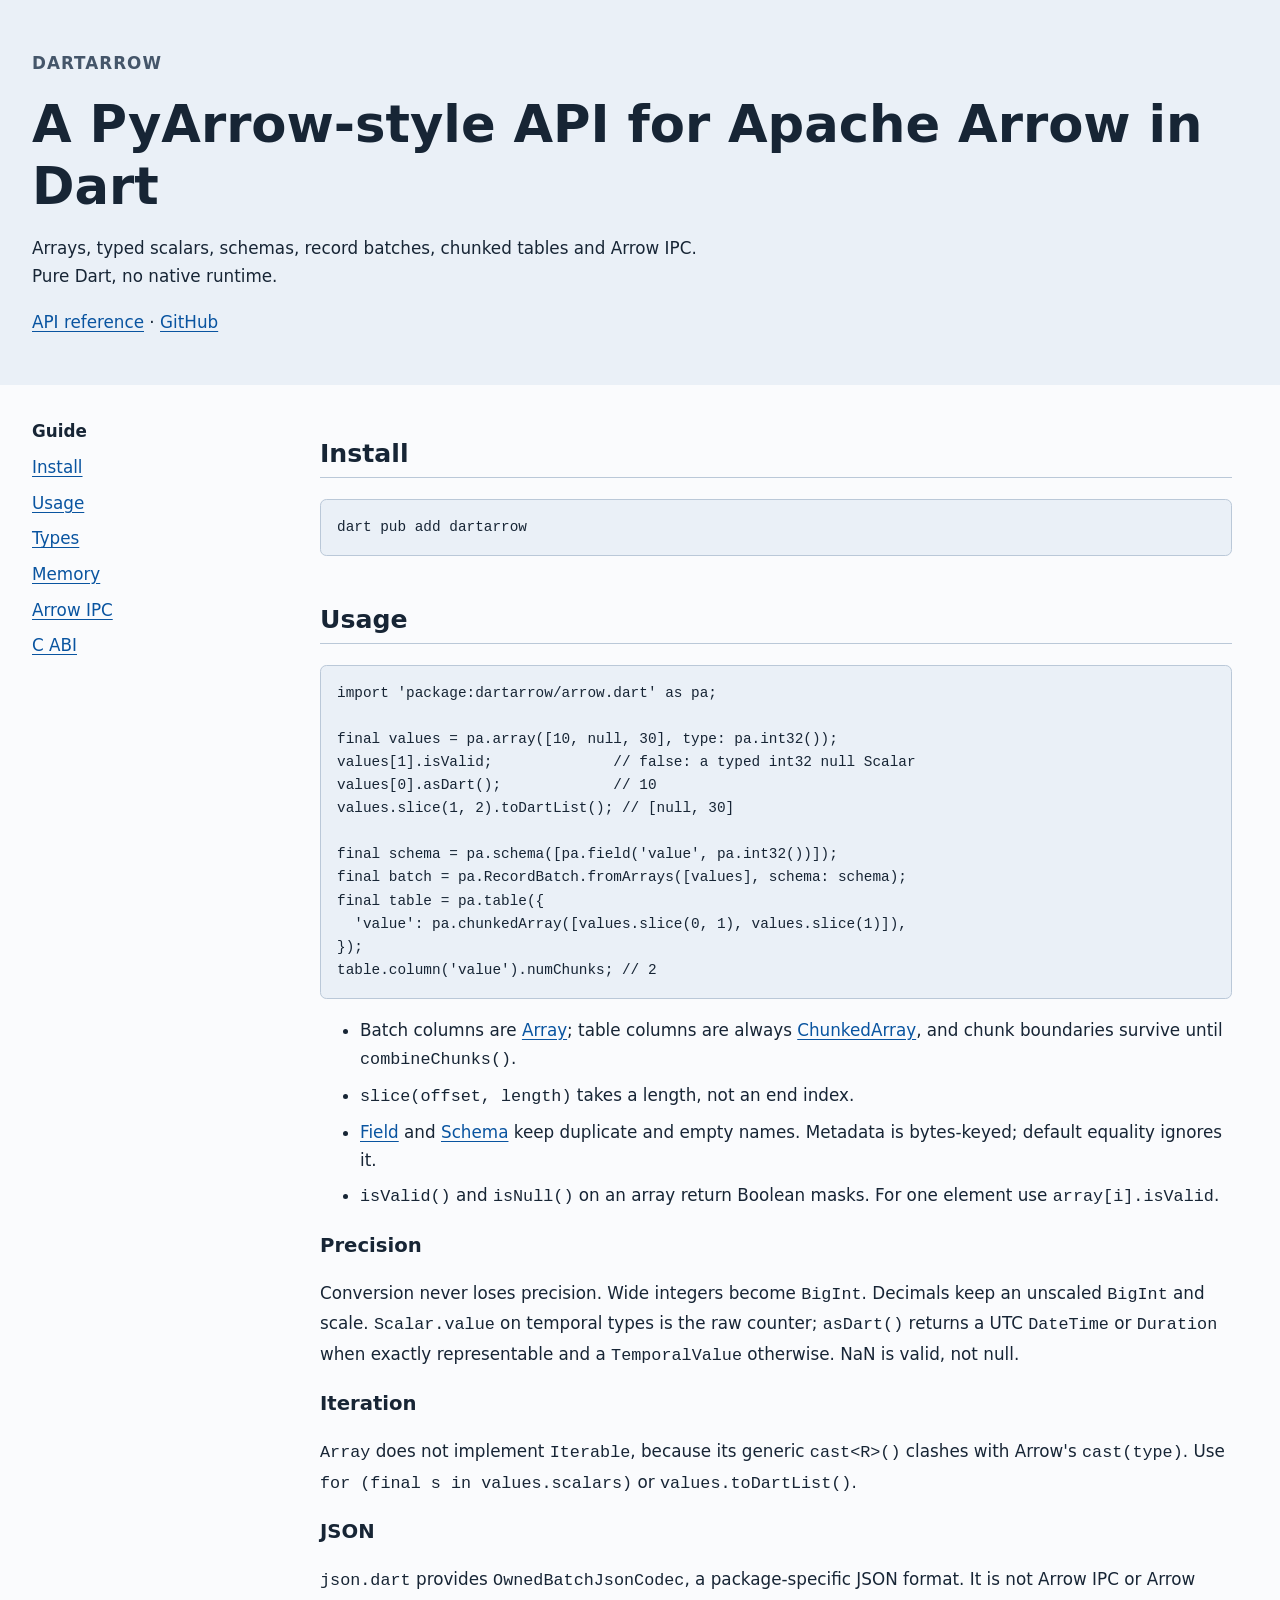
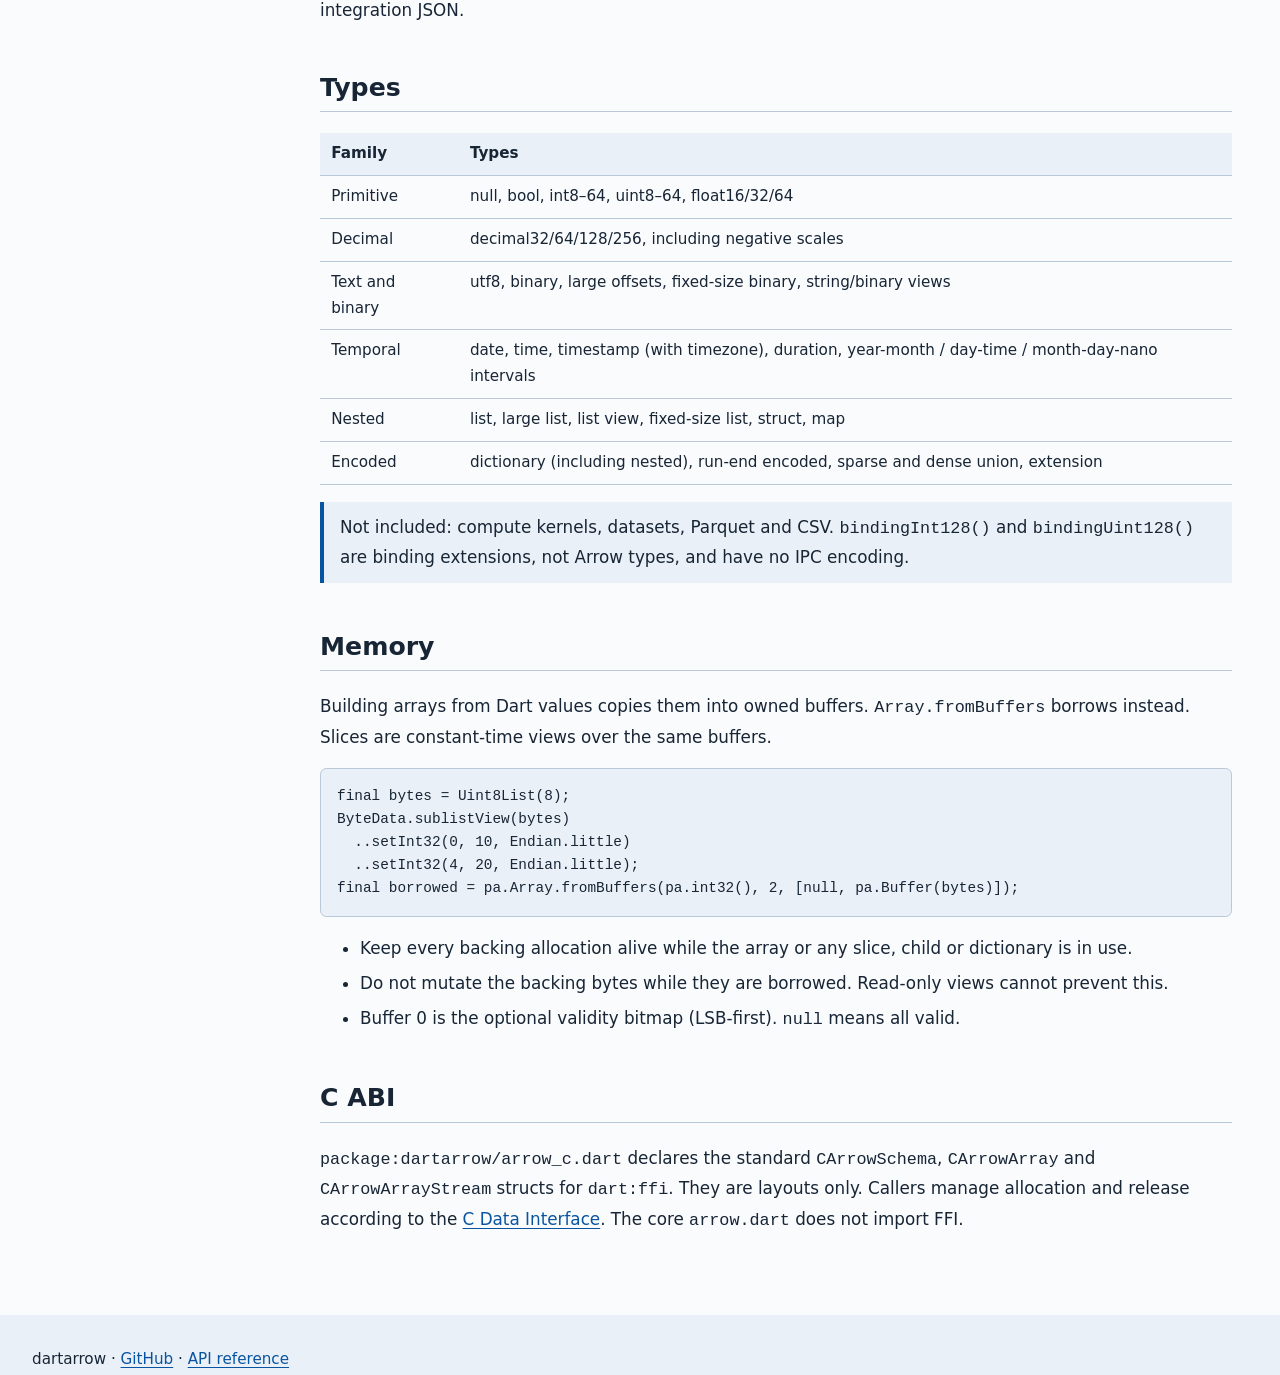
<file: doc/site/index.html>
<!doctype html>
<html lang="en">
<head>
  <meta charset="utf-8">
  <meta name="viewport" content="width=device-width, initial-scale=1">
  <meta name="description" content="dartarrow: a PyArrow-style API for Apache Arrow in pure Dart.">
  <title>dartarrow</title>
  <link rel="stylesheet" href="style.css">
</head>
<body>
<a class="skip" href="#main">Skip to content</a>
<header>
  <p class="eyebrow">dartarrow</p>
  <h1>A PyArrow-style API for Apache Arrow in Dart</h1>
  <p>Arrays, typed scalars, schemas, record batches, chunked tables and Arrow IPC. Pure Dart, no native runtime.</p>
  <p><a href="api/">API reference</a> · <a href="https://github.com/richardrh/dartarrow">GitHub</a></p>
</header>
<div class="layout">
<nav aria-label="Guide sections">
  <strong>Guide</strong>
  <ul>
    <li><a href="#install">Install</a></li>
    <li><a href="#usage">Usage</a></li>
    <li><a href="#types">Types</a></li>
    <li><a href="#memory">Memory</a></li>
    <li><a href="ipc.html">Arrow IPC</a></li>
    <li><a href="#abi">C ABI</a></li>
  </ul>
</nav>
<main id="main">
<section id="install">
<h2>Install</h2>
<pre><code>dart pub add dartarrow</code></pre>
</section>
<section id="usage">
<h2>Usage</h2>
<pre><code>import 'package:dartarrow/arrow.dart' as pa;

final values = pa.array([10, null, 30], type: pa.int32());
values[1].isValid;              // false: a typed int32 null Scalar
values[0].asDart();             // 10
values.slice(1, 2).toDartList(); // [null, 30]

final schema = pa.schema([pa.field('value', pa.int32())]);
final batch = pa.RecordBatch.fromArrays([values], schema: schema);
final table = pa.table({
  'value': pa.chunkedArray([values.slice(0, 1), values.slice(1)]),
});
table.column('value').numChunks; // 2</code></pre>
<ul>
<li>Batch columns are <a href="api/dartarrow/Array-class.html">Array</a>; table columns are always <a href="api/dartarrow/ChunkedArray-class.html">ChunkedArray</a>, and chunk boundaries survive until <code>combineChunks()</code>.</li>
<li><code>slice(offset, length)</code> takes a length, not an end index.</li>
<li><a href="api/dartarrow/Field-class.html">Field</a> and <a href="api/dartarrow/Schema-class.html">Schema</a> keep duplicate and empty names. Metadata is bytes-keyed; default equality ignores it.</li>
<li><code>isValid()</code> and <code>isNull()</code> on an array return Boolean masks. For one element use <code>array[i].isValid</code>.</li>
</ul>
<h3>Precision</h3>
<p>Conversion never loses precision. Wide integers become <code>BigInt</code>. Decimals keep an unscaled <code>BigInt</code> and scale. <code>Scalar.value</code> on temporal types is the raw counter; <code>asDart()</code> returns a UTC <code>DateTime</code> or <code>Duration</code> when exactly representable and a <code>TemporalValue</code> otherwise. NaN is valid, not null.</p>
<h3>Iteration</h3>
<p><code>Array</code> does not implement <code>Iterable</code>, because its generic <code>cast&lt;R&gt;()</code> clashes with Arrow's <code>cast(type)</code>. Use <code>for (final s in values.scalars)</code> or <code>values.toDartList()</code>.</p>
<h3>JSON</h3>
<p><code>json.dart</code> provides <code>OwnedBatchJsonCodec</code>, a package-specific JSON format. It is not Arrow IPC or Arrow integration JSON.</p>
</section>
<section id="types">
<h2>Types</h2>
<table>
<thead><tr><th>Family</th><th>Types</th></tr></thead>
<tbody>
<tr><td>Primitive</td><td>null, bool, int8–64, uint8–64, float16/32/64</td></tr>
<tr><td>Decimal</td><td>decimal32/64/128/256, including negative scales</td></tr>
<tr><td>Text and binary</td><td>utf8, binary, large offsets, fixed-size binary, string/binary views</td></tr>
<tr><td>Temporal</td><td>date, time, timestamp (with timezone), duration, year-month / day-time / month-day-nano intervals</td></tr>
<tr><td>Nested</td><td>list, large list, list view, fixed-size list, struct, map</td></tr>
<tr><td>Encoded</td><td>dictionary (including nested), run-end encoded, sparse and dense union, extension</td></tr>
</tbody>
</table>
<p class="note">Not included: compute kernels, datasets, Parquet and CSV. <code>bindingInt128()</code> and <code>bindingUint128()</code> are binding extensions, not Arrow types, and have no IPC encoding.</p>
</section>
<section id="memory">
<h2>Memory</h2>
<p>Building arrays from Dart values copies them into owned buffers. <code>Array.fromBuffers</code> borrows instead. Slices are constant-time views over the same buffers.</p>
<pre><code>final bytes = Uint8List(8);
ByteData.sublistView(bytes)
  ..setInt32(0, 10, Endian.little)
  ..setInt32(4, 20, Endian.little);
final borrowed = pa.Array.fromBuffers(pa.int32(), 2, [null, pa.Buffer(bytes)]);</code></pre>
<ul>
<li>Keep every backing allocation alive while the array or any slice, child or dictionary is in use.</li>
<li>Do not mutate the backing bytes while they are borrowed. Read-only views cannot prevent this.</li>
<li>Buffer 0 is the optional validity bitmap (LSB-first). <code>null</code> means all valid.</li>
</ul>
</section>
<section id="abi">
<h2>C ABI</h2>
<p><code>package:dartarrow/arrow_c.dart</code> declares the standard <code>CArrowSchema</code>, <code>CArrowArray</code> and <code>CArrowArrayStream</code> structs for <code>dart:ffi</code>. They are layouts only. Callers manage allocation and release according to the <a href="https://arrow.apache.org/docs/format/CDataInterface.html">C Data Interface</a>. The core <code>arrow.dart</code> does not import FFI.</p>
</section>
</main>
</div>
<footer>dartarrow · <a href="https://github.com/richardrh/dartarrow">GitHub</a> · <a href="api/">API reference</a></footer>
</body>
</html>
</file>
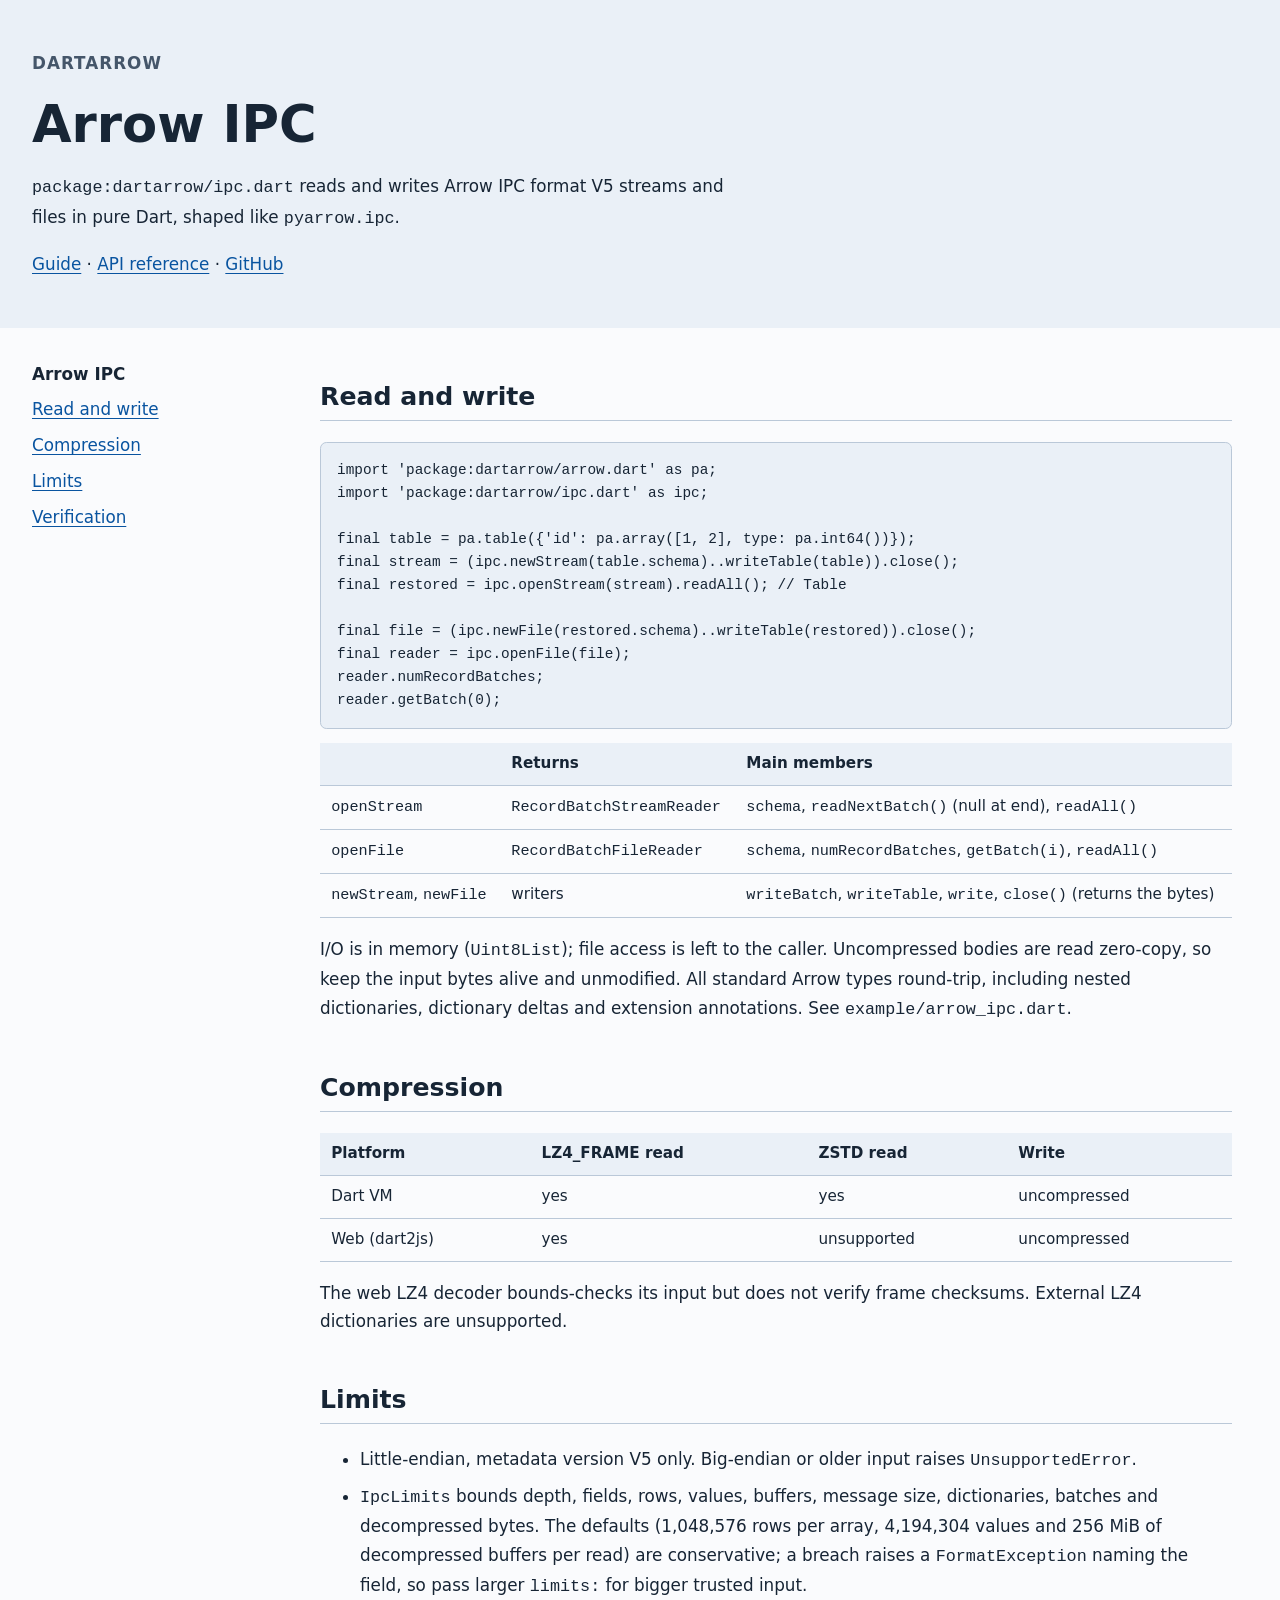
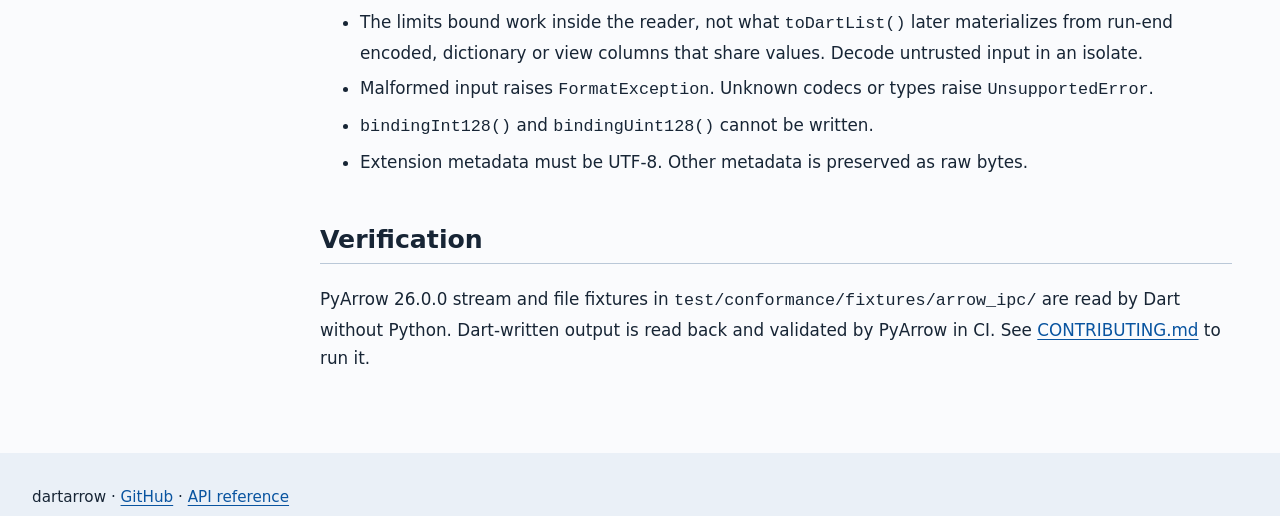
<file: doc/site/ipc.html>
<!doctype html>
<html lang="en">
<head>
  <meta charset="utf-8">
  <meta name="viewport" content="width=device-width, initial-scale=1">
  <meta name="description" content="Read and write Apache Arrow IPC streams and files in pure Dart with dartarrow.">
  <title>dartarrow — Arrow IPC</title>
  <link rel="stylesheet" href="style.css">
</head>
<body>
<a class="skip" href="#main">Skip to content</a>
<header>
  <p class="eyebrow">dartarrow</p>
  <h1>Arrow IPC</h1>
  <p><code>package:dartarrow/ipc.dart</code> reads and writes Arrow IPC format V5 streams and files in pure Dart, shaped like <code>pyarrow.ipc</code>.</p>
  <p><a href="index.html">Guide</a> · <a href="api/dartarrow_ipc/">API reference</a> · <a href="https://github.com/richardrh/dartarrow">GitHub</a></p>
</header>
<div class="layout">
<nav aria-label="IPC sections">
  <strong>Arrow IPC</strong>
  <ul>
    <li><a href="#use">Read and write</a></li>
    <li><a href="#compression">Compression</a></li>
    <li><a href="#limits">Limits</a></li>
    <li><a href="#verification">Verification</a></li>
  </ul>
</nav>
<main id="main">
<section id="use">
<h2>Read and write</h2>
<pre><code>import 'package:dartarrow/arrow.dart' as pa;
import 'package:dartarrow/ipc.dart' as ipc;

final table = pa.table({'id': pa.array([1, 2], type: pa.int64())});
final stream = (ipc.newStream(table.schema)..writeTable(table)).close();
final restored = ipc.openStream(stream).readAll(); // Table

final file = (ipc.newFile(restored.schema)..writeTable(restored)).close();
final reader = ipc.openFile(file);
reader.numRecordBatches;
reader.getBatch(0);</code></pre>
<table>
<thead><tr><th></th><th>Returns</th><th>Main members</th></tr></thead>
<tbody>
<tr><td><code>openStream</code></td><td><code>RecordBatchStreamReader</code></td><td><code>schema</code>, <code>readNextBatch()</code> (null at end), <code>readAll()</code></td></tr>
<tr><td><code>openFile</code></td><td><code>RecordBatchFileReader</code></td><td><code>schema</code>, <code>numRecordBatches</code>, <code>getBatch(i)</code>, <code>readAll()</code></td></tr>
<tr><td><code>newStream</code>, <code>newFile</code></td><td>writers</td><td><code>writeBatch</code>, <code>writeTable</code>, <code>write</code>, <code>close()</code> (returns the bytes)</td></tr>
</tbody>
</table>
<p>I/O is in memory (<code>Uint8List</code>); file access is left to the caller. Uncompressed bodies are read zero-copy, so keep the input bytes alive and unmodified. All standard Arrow types round-trip, including nested dictionaries, dictionary deltas and extension annotations. See <code>example/arrow_ipc.dart</code>.</p>
</section>
<section id="compression">
<h2>Compression</h2>
<table>
<thead><tr><th>Platform</th><th>LZ4_FRAME read</th><th>ZSTD read</th><th>Write</th></tr></thead>
<tbody>
<tr><td>Dart VM</td><td>yes</td><td>yes</td><td>uncompressed</td></tr>
<tr><td>Web (dart2js)</td><td>yes</td><td>unsupported</td><td>uncompressed</td></tr>
</tbody>
</table>
<p>The web LZ4 decoder bounds-checks its input but does not verify frame checksums. External LZ4 dictionaries are unsupported.</p>
</section>
<section id="limits">
<h2>Limits</h2>
<ul>
<li>Little-endian, metadata version V5 only. Big-endian or older input raises <code>UnsupportedError</code>.</li>
<li><code>IpcLimits</code> bounds depth, fields, rows, values, buffers, message size, dictionaries, batches and decompressed bytes. The defaults (1,048,576 rows per array, 4,194,304 values and 256 MiB of decompressed buffers per read) are conservative; a breach raises a <code>FormatException</code> naming the field, so pass larger <code>limits:</code> for bigger trusted input.</li>
<li>The limits bound work inside the reader, not what <code>toDartList()</code> later materializes from run-end encoded, dictionary or view columns that share values. Decode untrusted input in an isolate.</li>
<li>Malformed input raises <code>FormatException</code>. Unknown codecs or types raise <code>UnsupportedError</code>.</li>
<li><code>bindingInt128()</code> and <code>bindingUint128()</code> cannot be written.</li>
<li>Extension metadata must be UTF-8. Other metadata is preserved as raw bytes.</li>
</ul>
</section>
<section id="verification">
<h2>Verification</h2>
<p>PyArrow 26.0.0 stream and file fixtures in <code>test/conformance/fixtures/arrow_ipc/</code> are read by Dart without Python. Dart-written output is read back and validated by PyArrow in CI. See <a href="https://github.com/richardrh/dartarrow/blob/main/CONTRIBUTING.md">CONTRIBUTING.md</a> to run it.</p>
</section>
</main>
</div>
<footer>dartarrow · <a href="https://github.com/richardrh/dartarrow">GitHub</a> · <a href="api/">API reference</a></footer>
</body>
</html>
</file>
<file: doc/site/style.css>
:root { color-scheme: light dark; --bg: #fafbfd; --fg: #172535; --muted: #45566a; --link: #0954a0; --panel: #eaf0f7; --border: #bac8d8; }
* { box-sizing: border-box; }
body { margin: 0; background: var(--bg); color: var(--fg); font: 1.05rem/1.7 system-ui, sans-serif; }
a { color: var(--link); text-underline-offset: .18em; }
a:hover { text-decoration-thickness: .15em; }
a:focus-visible { outline: 3px solid var(--link); outline-offset: 4px; }
.skip { position: absolute; left: 1rem; top: -5rem; padding: .5rem; background: var(--bg); }
.skip:focus { top: .5rem; }
header, footer { background: var(--panel); padding: 2rem max(1rem, calc((100% - 76rem) / 2)); }
header h1 { font-size: clamp(2rem, 5vw, 3.2rem); line-height: 1.2; margin: .3rem 0; overflow-wrap: anywhere; }
header p { max-width: 65ch; }
.eyebrow { color: var(--muted); font-weight: 650; letter-spacing: .06em; text-transform: uppercase; }
.layout { max-width: 78rem; padding: 2rem 1rem; margin: auto; display: grid; grid-template-columns: 15rem minmax(0, 1fr); gap: 3rem; }
nav { align-self: start; position: sticky; top: 1rem; }
nav ul { list-style: none; padding: 0; margin-top: .4rem; }
nav li { margin: .45rem 0; }
main { max-width: 57rem; min-width: 0; }
section { margin-bottom: 3rem; scroll-margin-top: 1rem; }
h2 { line-height: 1.3; border-bottom: 1px solid var(--border); padding-bottom: .4rem; }
h3 { line-height: 1.4; }
pre { background: var(--panel); border: 1px solid var(--border); border-radius: .4rem; padding: 1rem; overflow: auto; font-size: .9rem; line-height: 1.6; }
code { font-family: ui-monospace, monospace; overflow-wrap: anywhere; }
pre code { overflow-wrap: normal; }
.note { border-left: .3rem solid var(--link); padding: .7rem 1rem; background: var(--panel); }
li { margin-bottom: .4rem; }
footer { font-size: .95rem; }
@media (max-width: 52rem) { .layout { display: block; } nav { position: static; border-bottom: 1px solid var(--border); margin-bottom: 2rem; } nav ul { columns: 2; } }
@media (max-width: 30rem) { nav ul { columns: 1; } }
@media (prefers-color-scheme: dark) { :root { --bg: #111c28; --fg: #e6edf6; --muted: #b9c8db; --link: #8ec7ff; --panel: #1c2c3e; --border: #4b6178; } }
table { border-collapse: collapse; width: 100%; font-size: .95rem; }
th, td { text-align: left; vertical-align: top; padding: .5rem .7rem; border-bottom: 1px solid var(--border); }
th { background: var(--panel); }
</file>
